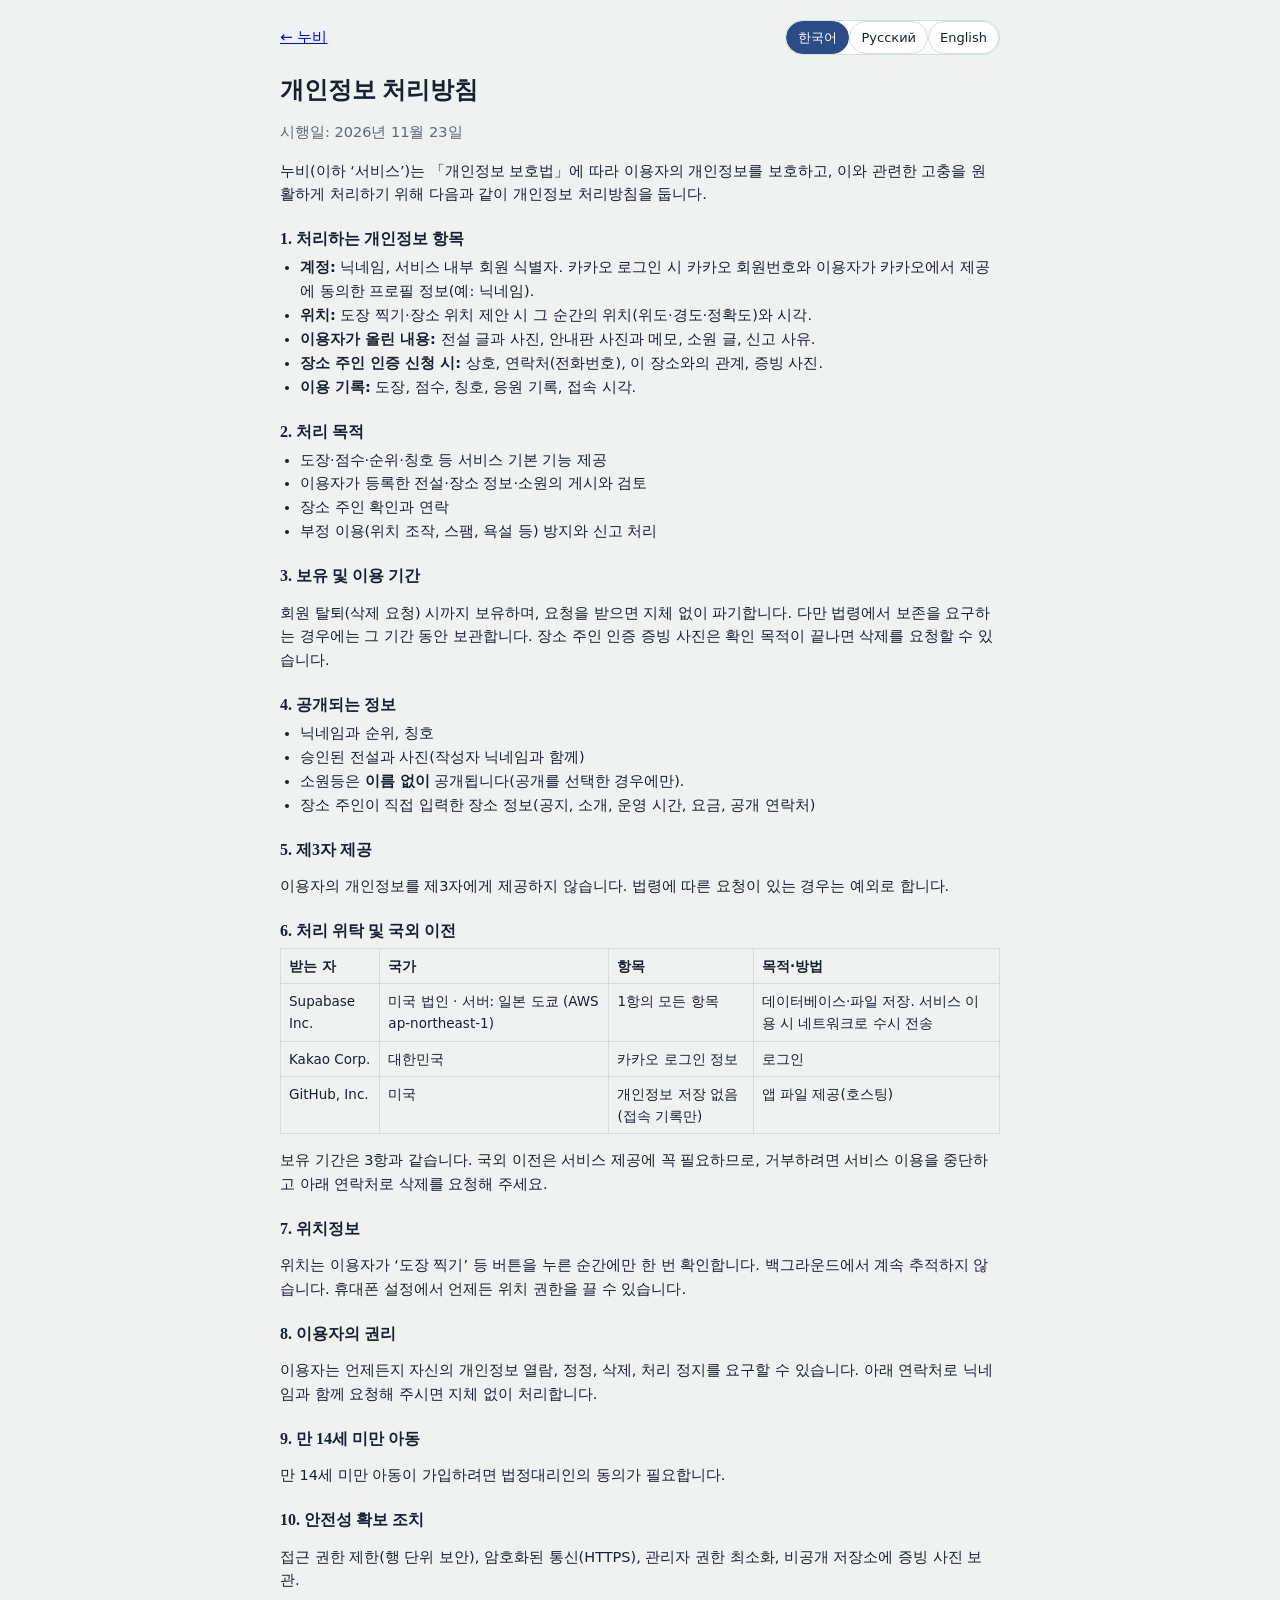
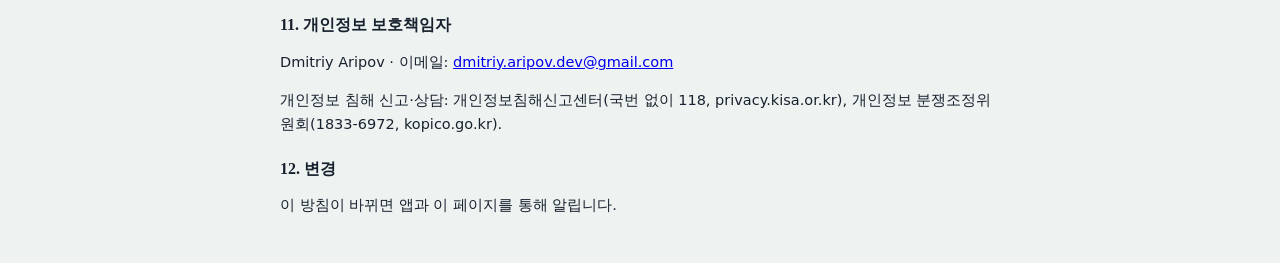
<file: privacy.html>
<!doctype html>
<html lang="ko" translate="no" class="notranslate">
<head>
<meta charset="utf-8">
<!-- Не даём Chrome/Safari автоматически «переводить» приложение: у нас свои языки (한/RU/EN) -->
<meta name="google" content="notranslate">
<meta name="viewport" content="width=device-width,initial-scale=1,viewport-fit=cover">
<title>누비 · 개인정보 처리방침</title>
<link rel="icon" href="icons/icon-32.png">
<link rel="stylesheet" href="css/style.css">
<style>
  /* Страница политики: только текст, переключатель языка сверху */
  body{padding-bottom:40px}
  .pp{max-width:720px;margin:0 auto;padding:14px 0 30px;line-height:1.65}
  .pp h1{font-family:var(--display);font-size:24px;margin:6px 0 4px}
  .pp h2{font-size:16px;margin:22px 0 6px}
  .pp p,.pp li{font-size:14.5px}
  .pp ul{padding-left:20px;margin:6px 0}
  .pp table{width:100%;border-collapse:collapse;font-size:13.5px;margin:6px 0}
  .pp td,.pp th{border:1px solid var(--line);padding:6px 8px;text-align:left;vertical-align:top}
  .pp .top{display:flex;justify-content:space-between;align-items:center;gap:10px}
  .pp .lang button{border:1px solid var(--line);background:var(--surface);color:inherit;border-radius:999px;padding:5px 11px;font:inherit;font-size:13px;cursor:pointer}
  .pp .lang button[aria-pressed="true"]{background:var(--indigo);border-color:var(--indigo);color:#fff}
  [data-l]{display:none}
  [data-l].on{display:block}
</style>
</head>
<body>
<div class="app pp">
  <div class="top"><a href="./">← 누비</a>
    <div class="lang"><button data-set="ko">한국어</button> <button data-set="ru">Русский</button> <button data-set="en">English</button></div></div>

<!-- ======================= 한국어 (기준 문서) ======================= -->
<section data-l="ko">
  <h1>개인정보 처리방침</h1>
  <p class="meta">시행일: 2026년 11월 23일</p>
  <p>누비(이하 ‘서비스’)는 「개인정보 보호법」에 따라 이용자의 개인정보를 보호하고, 이와 관련한 고충을 원활하게 처리하기 위해 다음과 같이 개인정보 처리방침을 둡니다.</p>

  <h2>1. 처리하는 개인정보 항목</h2>
  <ul>
    <li><b>계정:</b> 닉네임, 서비스 내부 회원 식별자. 카카오 로그인 시 카카오 회원번호와 이용자가 카카오에서 제공에 동의한 프로필 정보(예: 닉네임).</li>
    <li><b>위치:</b> 도장 찍기·장소 위치 제안 시 그 순간의 위치(위도·경도·정확도)와 시각.</li>
    <li><b>이용자가 올린 내용:</b> 전설 글과 사진, 안내판 사진과 메모, 소원 글, 신고 사유.</li>
    <li><b>장소 주인 인증 신청 시:</b> 상호, 연락처(전화번호), 이 장소와의 관계, 증빙 사진.</li>
    <li><b>이용 기록:</b> 도장, 점수, 칭호, 응원 기록, 접속 시각.</li>
  </ul>

  <h2>2. 처리 목적</h2>
  <ul>
    <li>도장·점수·순위·칭호 등 서비스 기본 기능 제공</li>
    <li>이용자가 등록한 전설·장소 정보·소원의 게시와 검토</li>
    <li>장소 주인 확인과 연락</li>
    <li>부정 이용(위치 조작, 스팸, 욕설 등) 방지와 신고 처리</li>
  </ul>

  <h2>3. 보유 및 이용 기간</h2>
  <p>회원 탈퇴(삭제 요청) 시까지 보유하며, 요청을 받으면 지체 없이 파기합니다. 다만 법령에서 보존을 요구하는 경우에는 그 기간 동안 보관합니다. 장소 주인 인증 증빙 사진은 확인 목적이 끝나면 삭제를 요청할 수 있습니다.</p>

  <h2>4. 공개되는 정보</h2>
  <ul>
    <li>닉네임과 순위, 칭호</li>
    <li>승인된 전설과 사진(작성자 닉네임과 함께)</li>
    <li>소원등은 <b>이름 없이</b> 공개됩니다(공개를 선택한 경우에만).</li>
    <li>장소 주인이 직접 입력한 장소 정보(공지, 소개, 운영 시간, 요금, 공개 연락처)</li>
  </ul>

  <h2>5. 제3자 제공</h2>
  <p>이용자의 개인정보를 제3자에게 제공하지 않습니다. 법령에 따른 요청이 있는 경우는 예외로 합니다.</p>

  <h2>6. 처리 위탁 및 국외 이전</h2>
  <table>
    <tr><th>받는 자</th><th>국가</th><th>항목</th><th>목적·방법</th></tr>
    <tr><td>Supabase Inc.</td><td>미국 법인 · 서버: 일본 도쿄 (AWS ap-northeast-1)</td><td>1항의 모든 항목</td><td>데이터베이스·파일 저장. 서비스 이용 시 네트워크로 수시 전송</td></tr>
    <tr><td>Kakao Corp.</td><td>대한민국</td><td>카카오 로그인 정보</td><td>로그인</td></tr>
    <tr><td>GitHub, Inc.</td><td>미국</td><td>개인정보 저장 없음 (접속 기록만)</td><td>앱 파일 제공(호스팅)</td></tr>
  </table>
  <p>보유 기간은 3항과 같습니다. 국외 이전은 서비스 제공에 꼭 필요하므로, 거부하려면 서비스 이용을 중단하고 아래 연락처로 삭제를 요청해 주세요.</p>

  <h2>7. 위치정보</h2>
  <p>위치는 이용자가 ‘도장 찍기’ 등 버튼을 누른 순간에만 한 번 확인합니다. 백그라운드에서 계속 추적하지 않습니다. 휴대폰 설정에서 언제든 위치 권한을 끌 수 있습니다.</p>

  <h2>8. 이용자의 권리</h2>
  <p>이용자는 언제든지 자신의 개인정보 열람, 정정, 삭제, 처리 정지를 요구할 수 있습니다. 아래 연락처로 닉네임과 함께 요청해 주시면 지체 없이 처리합니다.</p>

  <h2>9. 만 14세 미만 아동</h2>
  <p>만 14세 미만 아동이 가입하려면 법정대리인의 동의가 필요합니다.</p>

  <h2>10. 안전성 확보 조치</h2>
  <p>접근 권한 제한(행 단위 보안), 암호화된 통신(HTTPS), 관리자 권한 최소화, 비공개 저장소에 증빙 사진 보관.</p>

  <h2>11. 개인정보 보호책임자</h2>
  <p>Dmitriy Aripov · 이메일: <a href="mailto:dmitriy.aripov.dev@gmail.com">dmitriy.aripov.dev@gmail.com</a></p>
  <p>개인정보 침해 신고·상담: 개인정보침해신고센터(국번 없이 118, privacy.kisa.or.kr), 개인정보 분쟁조정위원회(1833-6972, kopico.go.kr).</p>

  <h2>12. 변경</h2>
  <p>이 방침이 바뀌면 앱과 이 페이지를 통해 알립니다.</p>
</section>

<!-- ======================= Русский (перевод) ======================= -->
<section data-l="ru">
  <h1>Политика конфиденциальности</h1>
  <p class="meta">Действует с 23 ноября 2026 г. Основной текст — корейский, это перевод.</p>
  <h2>1. Какие данные мы обрабатываем</h2>
  <ul>
    <li><b>Аккаунт:</b> ник, внутренний номер пользователя. При входе через Kakao — номер аккаунта Kakao и сведения профиля, которые вы разрешили передать (например, имя).</li>
    <li><b>Местоположение:</b> координаты, точность и время в момент, когда вы ставите печать или предлагаете точку места.</li>
    <li><b>Ваши материалы:</b> легенды и фото, фото табличек и заметки, желания, причины жалоб.</li>
    <li><b>Заявка владельца места:</b> название заведения, телефон, кто вы этому месту, фото-доказательство.</li>
    <li><b>История:</b> печати, очки, звания, поддержки, время входа.</li>
  </ul>
  <h2>2. Зачем</h2>
  <ul><li>Работа приложения: печати, очки, рейтинг, звания.</li><li>Публикация и проверка легенд, сведений о местах, желаний.</li><li>Проверка владельцев мест и связь с ними.</li><li>Защита от обмана (подмена GPS, спам, мат) и разбор жалоб.</li></ul>
  <h2>3. Сколько храним</h2>
  <p>Пока вы не попросите удалить аккаунт. После запроса удаляем без задержки, кроме случаев, когда закон требует хранить.</p>
  <h2>4. Что видят другие</h2>
  <ul><li>Ник, место в рейтинге, звания.</li><li>Одобренные легенды и фото (с ником автора).</li><li>Фонарики желаний — <b>без имени</b> и только если вы выбрали «повесить на небо».</li><li>Сведения о месте, которые ввёл его владелец.</li></ul>
  <h2>5. Передача третьим лицам</h2>
  <p>Не передаём, кроме требований закона.</p>
  <h2>6. Подрядчики и передача за рубеж</h2>
  <p>Supabase Inc. (компания США, сервер в Токио, Япония — AWS ap-northeast-1) — база данных и файлы; Kakao Corp. (Корея) — вход; GitHub, Inc. (США) — размещение файлов приложения, персональные данные там не хранятся. Передача за рубеж нужна для работы сервиса; если вы не согласны — прекратите пользоваться и попросите удалить данные.</p>
  <h2>7. Местоположение</h2>
  <p>Определяется только в момент нажатия кнопки (например, «Поставить печать»). Фоновой слежки нет.</p>
  <h2>8. Ваши права</h2>
  <p>Можно запросить просмотр, исправление, удаление данных или остановку обработки — напишите на почту ниже и укажите ник.</p>
  <h2>9. Дети до 14 лет</h2>
  <p>Нужно согласие родителя или законного представителя.</p>
  <h2>10. Ответственный</h2>
  <p>Dmitriy Aripov · <a href="mailto:dmitriy.aripov.dev@gmail.com">dmitriy.aripov.dev@gmail.com</a></p>
</section>

<!-- ======================= English (translation) ======================= -->
<section data-l="en">
  <h1>Privacy policy</h1>
  <p class="meta">Effective November 23, 2026. The Korean text is the official version; this is a translation.</p>
  <h2>1. Data we process</h2>
  <ul>
    <li><b>Account:</b> nickname, internal user ID. With Kakao login — your Kakao account ID and the profile data you agreed to share (e.g. nickname).</li>
    <li><b>Location:</b> coordinates, accuracy and time at the moment you get a stamp or suggest a place pin.</li>
    <li><b>Your content:</b> legends and photos, signboard photos and notes, wishes, report reasons.</li>
    <li><b>Place owner request:</b> business name, phone, your role, proof photo.</li>
    <li><b>Usage:</b> stamps, points, titles, cheers, sign-in time.</li>
  </ul>
  <h2>2. Purposes</h2>
  <ul><li>Core features: stamps, points, ranking, titles.</li><li>Publishing and reviewing legends, place details and wishes.</li><li>Verifying and contacting place owners.</li><li>Preventing abuse (GPS spoofing, spam, insults) and handling reports.</li></ul>
  <h2>3. Retention</h2>
  <p>Until you ask us to delete your account; then deleted without delay, unless the law requires keeping it.</p>
  <h2>4. What others see</h2>
  <ul><li>Nickname, ranking, titles.</li><li>Approved legends and photos (with author's nickname).</li><li>Wish lanterns — <b>without your name</b>, only if you chose to hang them in the sky.</li><li>Place details entered by the place owner.</li></ul>
  <h2>5. Third parties</h2>
  <p>We don't share your data, except where required by law.</p>
  <h2>6. Processors and transfer abroad</h2>
  <p>Supabase Inc. (US company, server in Tokyo, Japan — AWS ap-northeast-1) — database and files; Kakao Corp. (Korea) — login; GitHub, Inc. (US) — hosting app files, no personal data stored. The transfer is necessary to run the service; if you disagree, stop using it and ask us to delete your data.</p>
  <h2>7. Location</h2>
  <p>Checked only when you press a button such as “Get stamp”. No background tracking.</p>
  <h2>8. Your rights</h2>
  <p>You may request access, correction, deletion or suspension of processing — email us with your nickname.</p>
  <h2>9. Children under 14</h2>
  <p>Consent of a parent or legal guardian is required.</p>
  <h2>10. Contact</h2>
  <p>Dmitriy Aripov · <a href="mailto:dmitriy.aripov.dev@gmail.com">dmitriy.aripov.dev@gmail.com</a></p>
</section>
</div>
<script>
  // Язык: из адреса (?lang=ru), иначе из приложения, иначе корейский
  (function () {
    let l = new URLSearchParams(location.search).get("lang");
    if (!l) { try { l = JSON.parse(localStorage.getItem("nubi_lang")); } catch (e) {} }
    const set = x => {
      if (!["ko", "ru", "en"].includes(x)) x = "ko";
      document.documentElement.lang = x;
      document.querySelectorAll("[data-l]").forEach(s => s.classList.toggle("on", s.dataset.l === x));
      document.querySelectorAll("[data-set]").forEach(b => b.setAttribute("aria-pressed", b.dataset.set === x));
    };
    document.addEventListener("click", e => { const b = e.target.closest("[data-set]"); if (b) set(b.dataset.set); });
    set(l);
  })();
</script>
</body>
</html>
</file>
<file: css/style.css>
/* Стили приложения 누비 */
/* Макет: мобильное приложение, одна колонка, нижняя панель из 5 вкладок */
:root{
  --bg:#EEF2F1;        /* фон — светлый, как ханджи с холодным оттенком */
  --surface:#FFFFFF;
  --ink:#18222E;       /* основной текст — тушь */
  --muted:#5D6A72;
  --line:#D5DDDB;
  --indigo:#2B4C86;    /* 쪽빛 — главный акцент */
  --pine:#2D7A66;      /* сосновый зелёный — прогресс, челленджи */
  --seal:#B8352B;      /* красная печать — собранные легенды */
  --gold:#9A6B12;      /* звание на профиле */
  --soft:#E1E8F3;
  --display:"Gowun Batang", "Nanum Myeongjo", Georgia, serif;
  --body:"IBM Plex Sans KR", "Noto Sans KR", system-ui, sans-serif;
}
@media (prefers-color-scheme: dark){:root:not([data-theme="light"]){
  --bg:#10161D;--surface:#18212B;--ink:#E7ECEF;--muted:#9AA7B0;--line:#2A3642;
  --indigo:#8EAEE6;--pine:#6CC2A8;--seal:#E8746A;--gold:#E2B85C;--soft:#1F2C3D;color-scheme:dark}}
:root[data-theme="dark"]{
  --bg:#10161D;--surface:#18212B;--ink:#E7ECEF;--muted:#9AA7B0;--line:#2A3642;
  --indigo:#8EAEE6;--pine:#6CC2A8;--seal:#E8746A;--gold:#E2B85C;--soft:#1F2C3D;color-scheme:dark}

html,body{height:100%}
body{background:var(--bg);color:var(--ink);font-family:var(--body);font-size:15px;line-height:1.6}
.app{max-width:520px;margin:0 auto;min-height:100%;display:flex;flex-direction:column;
  padding-left:max(16px,env(safe-area-inset-left,0px));padding-right:max(16px,env(safe-area-inset-right,0px));
  padding-block:12px 100px}
h1,h2,h3{font-family:var(--display);text-wrap:balance;margin:0;line-height:1.3}

/* Верхняя строка: игрок + переключатель языка */
.bar{display:flex;align-items:center;justify-content:space-between;gap:10px;padding-block:4px 6px}
.who{display:flex;align-items:center;gap:8px;min-width:0;background:none;border:0;padding:0;font:inherit;color:inherit;cursor:pointer;text-align:left}
.ava{width:32px;height:32px;border-radius:50%;background:var(--indigo);color:var(--bg);display:grid;place-items:center;font-weight:700;font-size:14px;flex:none}
.who-txt{min-width:0;line-height:1.25}
.who-txt b{display:block;font-size:14px;white-space:nowrap;overflow:hidden;text-overflow:ellipsis}
.ttl{font-size:11.5px;color:var(--gold);font-weight:500}
.lang{display:flex;border:1px solid var(--line);border-radius:999px;overflow:hidden;background:var(--surface);flex:none}
.lang button{border:0;background:none;color:var(--muted);font:inherit;font-size:12.5px;font-weight:500;padding:5px 11px;cursor:pointer}
.lang button[aria-pressed="true"]{background:var(--indigo);color:var(--bg)}
.top{display:flex;align-items:baseline;justify-content:space-between;gap:12px;padding-block:6px 14px;flex-wrap:wrap}
.brand{font-family:var(--display);font-size:30px;font-weight:700;letter-spacing:-.5px}
.brand small{font-family:var(--body);font-size:12px;color:var(--muted);font-weight:500;margin-left:6px;letter-spacing:.04em}
.stampcount{font-size:13px;color:var(--muted);font-variant-numeric:tabular-nums}
.stampcount b{color:var(--seal)}
.sec-h{font-size:22px;margin:10px 0 14px}
.sub-h{font-size:17px;margin:24px 0 10px}

/* Челленджи */
.ch{background:var(--soft);border-radius:14px;padding:16px;display:grid;gap:8px}
.ch + .ch{margin-top:10px}
.ch.done{background:var(--surface);border:1px solid var(--pine)}
.eyebrow{font-size:11px;letter-spacing:.1em;color:var(--pine);font-weight:700;text-transform:uppercase}
.ch h2{font-size:20px}
.steps{display:flex;gap:6px}
.steps span{flex:1;height:6px;border-radius:3px;background:var(--line)}
.steps span.on{background:var(--pine)}
.ch p{margin:0;font-size:13.5px;color:var(--muted)}
.reward{font-size:12.5px;color:var(--gold);font-weight:500}
.mini{margin-bottom:18px}
.link{background:none;border:0;color:var(--indigo);font:inherit;font-size:13.5px;font-weight:500;padding:6px 0;cursor:pointer;text-align:left}

.filters{display:flex;gap:8px;overflow-x:auto;padding-bottom:4px;margin-bottom:12px}
.chip{flex:none;border:1px solid var(--line);background:var(--surface);color:var(--ink);border-radius:999px;padding:6px 14px;font:inherit;font-size:13px;cursor:pointer}
.chip[aria-pressed="true"]{background:var(--ink);color:var(--bg);border-color:var(--ink)}

.list{display:grid;border-top:1px solid var(--line)}
.item{display:grid;grid-template-columns:1fr auto;gap:12px;align-items:center;padding:14px 2px;border:0;border-bottom:1px solid var(--line);cursor:pointer;background:none;text-align:left;color:inherit;font:inherit;width:100%}
.item > div{min-width:0}
.item h3{font-size:18px}
.orig{font-family:var(--body);font-size:12px;color:var(--muted);font-weight:400;margin-left:6px}
.meta{font-size:12.5px;color:var(--muted)}
.seal{width:44px;height:44px;border-radius:8px;border:1.5px dashed var(--line);display:grid;place-items:center;font-family:var(--display);font-size:12px;color:var(--muted);text-align:center;line-height:1.1}
.seal.got{border:2px solid var(--seal);color:var(--seal);transform:rotate(-8deg);font-weight:700}
.user-tag{font-family:var(--body);font-size:10.5px;color:var(--indigo);border:1px solid var(--indigo);border-radius:4px;padding:0 5px;margin-left:6px;vertical-align:2px;font-weight:500}

/* Экран легенды */
.back{background:none;border:0;color:var(--indigo);font:inherit;font-size:14px;padding:4px 0 12px;cursor:pointer;text-align:left}
.detail h2{font-size:28px;margin-bottom:2px}
.detail .ko{font-family:var(--display);font-size:16px;color:var(--muted);margin-bottom:4px}
.story{font-size:15.5px;max-width:65ch;margin:16px 0}
.place{background:var(--surface);border:1px solid var(--line);border-radius:12px;padding:12px 14px;font-size:13.5px;display:grid;gap:2px}
.langnote{font-size:12.5px;color:var(--muted);background:var(--soft);border-radius:10px;padding:8px 12px;margin-top:12px}
.btn{width:100%;border:0;border-radius:12px;padding:15px;font:inherit;font-weight:700;font-size:16px;background:var(--indigo);color:var(--bg);cursor:pointer;margin-top:16px}
.btn.ghost{background:none;border:1px solid var(--line);color:var(--muted);font-weight:500;font-size:14px;padding:12px}
.btn.danger{background:var(--seal)}
.note{font-size:12px;color:var(--muted);margin-top:8px;text-align:center}
.bigseal{margin:24px auto 0;width:120px;height:120px;border:3px solid var(--seal);color:var(--seal);border-radius:14px;display:grid;place-items:center;text-align:center;font-family:var(--display);font-weight:700;font-size:14px;transform:rotate(-10deg);line-height:1.3;padding:6px;box-sizing:border-box}

/* Профиль */
.card{background:var(--surface);border:1px solid var(--line);border-radius:14px;padding:18px;display:grid;gap:14px}
.prof{display:flex;gap:14px;align-items:center}
.prof .ava{width:58px;height:58px;font-size:24px}
.prof h2{font-size:24px}
.prof .ttl{font-size:13.5px}
.stats{display:grid;grid-template-columns:repeat(3,1fr);gap:8px;text-align:center}
.stats div{background:var(--bg);border-radius:10px;padding:10px 4px}
.stats b{display:block;font-size:22px;font-family:var(--display);font-variant-numeric:tabular-nums}
.stats span{font-size:11.5px;color:var(--muted)}
.row{display:flex;gap:8px}
.row .btn{margin-top:0}

.titles{display:grid;gap:8px}
.title{display:grid;grid-template-columns:auto 1fr auto;gap:12px;align-items:center;background:var(--surface);border:1px solid var(--line);border-radius:12px;padding:12px 14px}
.title > div{min-width:0}
.title .rank{width:38px;height:38px;border-radius:50%;display:grid;place-items:center;background:var(--line);color:var(--muted);font-weight:700;font-size:12px;font-variant-numeric:tabular-nums}
.title.on .rank{background:var(--pine);color:var(--bg)}
.title.worn{border-color:var(--gold)}
.title.worn .rank{background:var(--gold)}
.title h3{font-size:16px}
.title p{margin:0;font-size:12.5px;color:var(--muted)}
.wear{border:1px solid var(--indigo);background:none;color:var(--indigo);border-radius:999px;padding:5px 12px;font:inherit;font-size:12.5px;font-weight:500;cursor:pointer;flex:none}
.wear[disabled]{border-color:var(--gold);color:var(--gold);cursor:default}

.book{display:grid;grid-template-columns:repeat(auto-fill,minmax(88px,1fr));gap:10px}
.book button{aspect-ratio:1;max-width:100%;border:2px solid var(--seal);color:var(--seal);border-radius:10px;background:var(--surface);font-family:var(--display);font-weight:700;font-size:12.5px;line-height:1.25;padding:6px;cursor:pointer;display:grid;place-items:center;text-align:center}
.book button:nth-child(odd){transform:rotate(-4deg)}
.book button:nth-child(even){transform:rotate(3deg)}
.book .empty{border:1.5px dashed var(--line);color:var(--muted);cursor:default;font-weight:400}

.rankbox{background:var(--surface);border:1px solid var(--line);border-radius:12px;overflow:hidden}
.rk{display:grid;grid-template-columns:28px 1fr auto;gap:10px;align-items:center;padding:10px 14px;border-bottom:1px solid var(--line);font-size:14px}
.rk:last-child{border-bottom:0}
.rk .n{color:var(--muted);font-variant-numeric:tabular-nums;font-weight:700}
.rk > div{min-width:0}
.rk .ttl{display:block}
.rk.me{background:var(--soft)}
.rk .s{font-variant-numeric:tabular-nums;font-weight:700;color:var(--seal)}
.sample{font-size:11.5px;color:var(--muted);margin-top:6px}

/* Формы */
form{display:grid;gap:12px}
label{font-size:13px;font-weight:500;display:grid;gap:4px}
input,textarea,select{font:inherit;font-size:15px;padding:10px 12px;border-radius:10px;border:1px solid var(--line);background:var(--surface);color:var(--ink);width:100%;box-sizing:border-box}
textarea{min-height:110px;resize:vertical}
.soon{display:grid;gap:10px}
.soon div{background:var(--surface);border:1px solid var(--line);border-radius:12px;padding:14px;display:flex;justify-content:space-between;gap:10px;align-items:center}
.soon em{font-style:normal;font-size:12px;color:var(--muted);border:1px solid var(--line);border-radius:999px;padding:2px 10px;flex:none}

/* Первый запуск */
.welcome{padding-top:32px;display:grid;gap:18px}
.welcome .brand{font-size:52px}
.welcome p{margin:0;color:var(--muted);max-width:40ch}
.langbig{display:grid;grid-template-columns:repeat(3,1fr);gap:8px}
.langbig button{border:1px solid var(--line);background:var(--surface);color:var(--ink);border-radius:12px;padding:12px 4px;font:inherit;font-size:14px;cursor:pointer}
.langbig button[aria-pressed="true"]{border-color:var(--indigo);background:var(--soft);font-weight:700}

/* Нижняя панель вкладок */
nav{position:fixed;left:0;right:0;bottom:0;background:var(--surface);border-top:1px solid var(--line);
  padding:6px max(4px,env(safe-area-inset-right,0px)) calc(6px + env(safe-area-inset-bottom,0px)) max(4px,env(safe-area-inset-left,0px));z-index:5}
nav .in{max-width:520px;margin:0 auto;display:grid;grid-template-columns:repeat(5,1fr)}
nav button{background:none;border:0;font:inherit;font-size:11px;color:var(--muted);padding:6px 0;cursor:pointer;display:grid;gap:2px;justify-items:center;line-height:1.2;text-align:center}
nav button svg{width:22px;height:22px;stroke:currentColor;fill:none;stroke-width:1.7}
nav button[aria-current="true"]{color:var(--indigo);font-weight:700}
button:focus-visible,input:focus-visible,textarea:focus-visible,select:focus-visible{outline:2px solid var(--indigo);outline-offset:2px}
.toast{position:fixed;left:50%;bottom:calc(84px + env(safe-area-inset-bottom,0px));transform:translateX(-50%);background:var(--ink);color:var(--bg);padding:10px 18px;border-radius:999px;font-size:14px;z-index:9;max-width:calc(100% - 32px);text-align:center}
@media (prefers-reduced-motion:no-preference){.bigseal{animation:stamp .35s ease-out}
@keyframes stamp{from{transform:rotate(-10deg) scale(1.6);opacity:.2}to{transform:rotate(-10deg) scale(1);opacity:1}}}

/* ===== Добавлено для настоящего приложения ===== */
html,body{margin:0}
body{-webkit-tap-highlight-color:transparent}
.app{padding-top:max(12px,env(safe-area-inset-top,0px))}
/* Карта */
.mapwrap{position:relative;margin-inline:calc(-1 * max(16px,env(safe-area-inset-left,0px)));height:calc(100vh - 170px);min-height:320px}
#map{position:absolute;inset:0;background:var(--soft)}
.mapbtn{position:absolute;right:12px;bottom:12px;z-index:500;border:0;border-radius:999px;padding:10px 16px;background:var(--indigo);color:var(--bg);font:inherit;font-weight:700;font-size:14px;box-shadow:0 2px 8px rgba(0,0,0,.25);cursor:pointer}
.mapadd{left:12px;right:auto;background:var(--surface);color:var(--indigo)}
.pin{width:30px;height:30px;border-radius:50% 50% 50% 0;transform:rotate(-45deg);background:var(--indigo);border:2px solid #fff;box-shadow:0 1px 4px rgba(0,0,0,.35)}
.pin.got{background:var(--seal)}
.me-dot{width:16px;height:16px;border-radius:50%;background:#2F80ED;border:3px solid #fff;box-shadow:0 0 0 6px rgba(47,128,237,.25)}
.leaflet-popup-content{font-family:var(--body);font-size:14px;margin:12px 14px}
.leaflet-popup-content b{font-family:var(--display);font-size:16px}
.popbtn{margin-top:6px;border:0;background:var(--indigo);color:#fff;border-radius:8px;padding:6px 10px;font:inherit;font-size:13px;cursor:pointer}
/* Расстояние в списке и на экране легенды */
.dist{font-size:12px;color:var(--pine);font-weight:500}
.msg{font-size:13.5px;border-radius:10px;padding:10px 12px;margin-top:12px;background:var(--soft);color:var(--ink)}
.msg.err{background:color-mix(in srgb,var(--seal) 14%,var(--surface));color:var(--ink)}
.links{display:flex;gap:16px;flex-wrap:wrap;margin-top:10px}
.links a,.links button{color:var(--indigo);font-size:13.5px;font-weight:500;background:none;border:0;padding:0;font-family:inherit;cursor:pointer;text-decoration:none}
.btn:disabled{opacity:.6;cursor:default}
.addrow{display:flex;justify-content:flex-end;margin:-4px 0 10px}
/* Переключатель тестового режима */
.switch{display:flex;justify-content:space-between;align-items:center;gap:12px}
.switch input{width:46px;height:26px;appearance:none;-webkit-appearance:none;background:var(--line);border-radius:999px;position:relative;cursor:pointer;flex:none;padding:0;border:0}
.switch input::after{content:"";position:absolute;top:3px;left:3px;width:20px;height:20px;border-radius:50%;background:#fff;transition:left .15s}
.switch input:checked{background:var(--pine)}
.switch input:checked::after{left:23px}
.testtag{font-size:11px;color:var(--seal);border:1px solid var(--seal);border-radius:4px;padding:0 5px;margin-left:6px}
.coordbox{display:grid;gap:6px}
.ghostbtn{border:1px solid var(--indigo);background:none;color:var(--indigo);border-radius:10px;padding:10px;font:inherit;font-size:14px;font-weight:500;cursor:pointer}

/* Части легенды */
.story{margin:18px 0 0;display:grid;gap:18px;font-size:15.5px}
.story p{margin:0 0 10px;max-width:65ch}
.story p:last-child{margin-bottom:0}
.part h3{font-family:var(--body);font-size:12px;letter-spacing:.1em;text-transform:uppercase;color:var(--seal);margin-bottom:6px}
.part.fact{background:var(--surface);border:1px solid var(--line);border-radius:12px;padding:14px}
.part.fact h3{color:var(--indigo)}
.part.find{background:var(--soft);border-radius:12px;padding:14px}
.part.find h3{color:var(--pine)}
.detail .place{margin-top:12px}
.markbox{margin-top:16px;gap:8px}

/* Камера приложения */
.cam{position:fixed;inset:0;z-index:2000;background:#000;display:flex;flex-direction:column}
.cam video{flex:1;width:100%;min-height:0;object-fit:cover}
.cam-bar{display:grid;grid-template-columns:1fr auto 1fr;align-items:center;gap:12px;padding:16px max(16px,env(safe-area-inset-right,0px)) calc(20px + env(safe-area-inset-bottom,0px)) max(16px,env(safe-area-inset-left,0px));background:#000;color:#fff}
.cam-cancel{justify-self:start;background:none;border:0;color:#fff;font:inherit;font-size:15px;cursor:pointer}
.cam-shutter{width:72px;height:72px;border-radius:50%;border:5px solid #fff;background:#fff;box-shadow:inset 0 0 0 3px #000;cursor:pointer}
.cam-status{justify-self:end;font-size:13px}
.lphoto{width:100%;max-width:100%;border-radius:12px;margin-top:12px;display:block}

/* Находки */
.addrow{gap:16px;flex-wrap:wrap}
.tips{margin:14px 0 0;padding-left:20px;color:var(--muted);font-size:13.5px;display:grid;gap:4px}
.finds{display:grid;gap:8px}
.fitem{display:grid;grid-template-columns:64px 1fr auto;gap:12px;align-items:center;background:var(--surface);border:1px solid var(--line);border-radius:12px;padding:10px}
.fitem img{width:64px;height:64px;object-fit:cover;border-radius:8px;background:var(--line)}
.fitem > div{min-width:0;display:grid;gap:1px;font-size:13.5px}
.fitem .meta{overflow-wrap:anywhere}
.factions{display:grid;gap:4px;justify-items:end}

/* Иллюстрации легенд */
.art{display:block;overflow:hidden;background:var(--soft)}
.art svg{display:block;width:100%;height:100%}
.art-none{background:repeating-linear-gradient(45deg,var(--soft) 0 8px,var(--surface) 8px 16px)}
.item{grid-template-columns:56px 1fr auto}
.art.thumb{width:56px;height:56px;border-radius:10px}
.art.hero{width:100%;aspect-ratio:4/3;max-width:100%;border-radius:14px;margin:0 0 14px}
img.art{object-fit:cover}
img.art.hero{aspect-ratio:16/9;height:auto}
.book button{position:relative;overflow:hidden;padding:0;align-content:end}
.book .stamp-art{position:absolute;inset:0;opacity:.35;width:100%;height:100%}
.book button span{position:relative;padding:6px}

/* Пеший подъём */
.card.ascent{margin-top:16px;gap:8px}
.toast{border-radius:16px;line-height:1.45}

/* ===== Разделы: спорт, рыбалка, кемпинг ===== */
:root{--sport:#2D7A66;--fish:#2A6F97;--camp:#8A5A2B}
@media (prefers-color-scheme: dark){:root:not([data-theme="light"]){--sport:#6CC2A8;--fish:#7FB8DA;--camp:#D9A46B}}
:root[data-theme="dark"]{--sport:#6CC2A8;--fish:#7FB8DA;--camp:#D9A46B}
.kthumb{width:56px;height:56px;border-radius:12px;display:grid;place-items:center;font-size:26px;background:color-mix(in srgb,var(--sport) 14%,var(--surface))}
.kthumb.fish{background:color-mix(in srgb,var(--fish) 14%,var(--surface))}
.kthumb.camp{background:color-mix(in srgb,var(--camp) 16%,var(--surface))}
.item h3{overflow-wrap:anywhere}
.item .meta{overflow-wrap:anywhere}
.faint{opacity:.75;font-size:11.5px}
.book-tag{font-family:var(--body);font-size:10.5px;color:var(--gold);border:1px solid var(--gold);border-radius:4px;padding:0 5px;margin-left:6px;vertical-align:2px;font-weight:700;white-space:nowrap}
.book-tag.priv{color:var(--muted,#777);border-color:currentColor;font-weight:600}
.chip.book[aria-pressed="true"]{background:var(--gold);border-color:var(--gold);color:var(--bg)}
.chip:disabled{cursor:default;opacity:.8}
.phero{width:100%;aspect-ratio:16/7;border-radius:14px;display:grid;place-items:center;font-size:64px;margin-bottom:14px;
  background:color-mix(in srgb,var(--sport) 16%,var(--surface))}
.phero.fish{background:color-mix(in srgb,var(--fish) 16%,var(--surface))}
.phero.camp{background:color-mix(in srgb,var(--camp) 18%,var(--surface))}
.facs{display:flex;flex-wrap:wrap;gap:6px;margin:12px 0 0}
.fac{background:var(--surface);border:1px solid var(--line);border-radius:999px;padding:4px 10px;font-size:13px}
.fac b{color:var(--sport)}
.place.info{gap:10px}
.place.info a{color:var(--indigo)}
.card.soft{background:var(--soft);border:0;margin-top:14px;gap:6px;padding:16px}
.card.soft h3{font-size:17px}
.card.soft p{margin:0}
.card.soft .btn{margin-top:8px}
.linkbtn{display:block;text-align:center;text-decoration:none;box-sizing:border-box}
.btn.ghost:disabled{opacity:.55}
/* Метки на карте разделов */
.kpin{width:34px;height:34px;border-radius:50% 50% 50% 0;transform:rotate(-45deg);background:var(--sport);border:2px solid #fff;box-shadow:0 1px 4px rgba(0,0,0,.35);display:grid;place-items:center}
.kpin span{transform:rotate(45deg);font-size:15px;line-height:1}
.kpin.fish{background:var(--fish)}
.kpin.camp{background:var(--camp)}
.kpin.book{border-color:#E9B949}
.mapnote{position:absolute;left:12px;right:12px;top:12px;z-index:500;background:var(--surface);color:var(--muted);font-size:12.5px;border-radius:10px;padding:8px 12px;box-shadow:0 1px 6px rgba(0,0,0,.2)}
/* Экран «Нуби»: выбор раздела */
.secs{display:grid;gap:10px}
.secbtn{display:grid;grid-template-columns:48px 1fr auto;gap:12px;align-items:center;background:var(--surface);border:1px solid var(--line);border-radius:14px;padding:14px;font:inherit;color:inherit;text-align:left;cursor:pointer;width:100%}
.secbtn.on{border-color:var(--indigo);box-shadow:inset 0 0 0 1px var(--indigo)}
.secbtn:disabled{cursor:default;opacity:.6}
.secbtn em{font-style:normal;font-size:12px;color:var(--muted);border:1px solid var(--line);border-radius:999px;padding:2px 10px;white-space:nowrap}
.secbtn.on em{color:var(--indigo);border-color:var(--indigo)}
.sicon{width:48px;height:48px;border-radius:12px;display:grid;place-items:center;font-size:24px;background:var(--soft)}
.sicon.sport{background:color-mix(in srgb,var(--sport) 16%,var(--surface))}
.sicon.fish{background:color-mix(in srgb,var(--fish) 16%,var(--surface))}
.sicon.camp{background:color-mix(in srgb,var(--camp) 18%,var(--surface))}
.stxt{min-width:0;display:grid;gap:1px}
.stxt b{font-family:var(--display);font-size:17px}
.empty-feed{display:grid;justify-items:center;gap:4px;padding:28px 0;text-align:center}
.empty-feed span{font-size:34px;opacity:.6}

/* ===== Кнопка «Войти через Kakao» (цвета по правилам Kakao) ===== */
.kakao-btn{display:flex;align-items:center;justify-content:center;gap:8px;width:100%;min-height:48px;border:0;border-radius:12px;
  background:#FEE500;color:rgba(0,0,0,.85);font:inherit;font-weight:700;font-size:15.5px;cursor:pointer;margin-top:10px}
.kakao-btn svg{width:20px;height:20px}
.kakao-btn:disabled{opacity:.6;cursor:default}
.or{display:flex;align-items:center;gap:10px;color:var(--muted);font-size:12.5px;margin:4px 0}
.or::before,.or::after{content:"";flex:1;height:1px;background:var(--line)}

/* ===== Желания: стена фонариков (소원의 벽) ===== */
:root{--lantern:#E4572E;--lantern2:#F3A33B;--night:#121a33;--night2:#25305a}
.lantern-tag{margin-left:6px;font-size:13px;vertical-align:1px}
.chip.lantern-chip[aria-pressed="true"]{background:var(--lantern);border-color:var(--lantern);color:#fff}
.wishtag{display:inline-block;margin:6px 0 2px;padding:3px 10px;border-radius:999px;font-size:12.5px;font-weight:700;
  color:#fff;background:linear-gradient(90deg,var(--lantern),var(--lantern2))}
.pin.wish{position:relative}
.pin.wish::after{content:"🏮";position:absolute;top:-14px;left:16px;font-size:15px;transform:rotate(45deg)}
.wishbox{position:relative;margin-top:18px;padding:18px 16px;border-radius:16px;overflow:hidden;color:#f4ecdf;
  background:radial-gradient(120% 80% at 50% 0%,var(--night2),var(--night))}
.wishbox h3{margin:0 0 6px;color:#ffe6b8;font-size:18px}
.wishbox .meta,.wishbox .note{color:rgba(244,236,223,.72)}
.wishbox textarea{width:100%;box-sizing:border-box;border-radius:12px;border:1px solid rgba(255,230,184,.35);background:rgba(255,255,255,.08);
  color:#fff;padding:10px 12px;font:inherit;resize:vertical}
.wishbox textarea::placeholder{color:rgba(255,255,255,.5)}
.wcheck{display:flex;gap:8px;align-items:flex-start;margin:10px 0;font-size:14px;line-height:1.35}
.wishbox .wcheck input{width:18px;height:18px;flex:none;margin:1px 0 0;accent-color:var(--lantern2)}
.wcheck span{flex:1;text-align:left}
/* Небо фонариков */
.sky-stats{margin:-2px 0 10px}
.sky{position:relative;height:230px;border-radius:14px;overflow:hidden;margin-bottom:10px;
  background:radial-gradient(120% 90% at 50% 100%,#2b3a6e 0%,#141c3a 55%,#0b1026 100%)}
.sky::after{content:"";position:absolute;left:0;right:0;bottom:0;height:34px;background:linear-gradient(transparent,rgba(11,16,38,.9));pointer-events:none}
.star{position:absolute;transform:translate(-50%,-50%);border:0;padding:0;border-radius:50%;cursor:pointer;
  background:radial-gradient(circle at 50% 40%,#fff3c9,var(--lantern2) 55%,var(--lantern));
  box-shadow:0 0 10px 2px rgba(243,163,59,.6);animation:twinkle 3.2s ease-in-out infinite}
.star::before{content:"";position:absolute;inset:-10px}
.star.done{background:radial-gradient(circle at 50% 40%,#fffbe8,#ffd86b 60%,#e9a92c);box-shadow:0 0 14px 4px rgba(255,216,107,.75)}
.star.mine{outline:2px solid #fff3d6;outline-offset:2px}
.star.on{box-shadow:0 0 10px 2px rgba(243,163,59,.6),0 0 0 3px rgba(255,255,255,.35)}
.star.sel{transform:translate(-50%,-50%) scale(1.8);z-index:2}
@keyframes twinkle{0%,100%{opacity:.75}50%{opacity:1}}
@media (prefers-reduced-motion: reduce){.star{animation:none}}
.opened,.browse{display:grid;gap:10px;justify-items:center;margin:4px 0 12px;text-align:center}
.lantern.big{width:min(100%,300px);box-sizing:border-box;padding:24px 18px 14px;text-align:left}
.lantern.big p{font-size:16px}
.sky-btns{gap:8px;margin-bottom:14px}
.sky-btns .btn,.brow .btn{margin:0;flex:1;padding:12px 10px;font-size:14.5px}
.brow{width:100%;gap:8px}
.wishbox .btn.ghost{background:rgba(255,255,255,.1);color:#ffe6b8;border:1px solid rgba(255,230,184,.35)}
.wishbox .link{color:#ffe6b8;text-align:center}
.bcount{font-size:12.5px}
/* Народная легенда без рисунка — заглушка в общем стиле */
.art-user{display:grid;place-items:center;background:radial-gradient(circle at 30% 25%,#fbf3e2,#efe2c4 70%,#e4d2aa)}
.art-user span{font-size:26px;filter:sepia(.4)}
.art.hero.art-user span{font-size:64px}
.wsteps{margin:4px 0 12px;padding-left:22px;display:grid;gap:6px;font-size:14px;line-height:1.4}
.wsteps li::marker{color:#ffe6b8;font-weight:700}
.btn.pulse{animation:pulse .6s ease-in-out 3}
@keyframes pulse{50%{transform:scale(1.04);box-shadow:0 0 0 6px rgba(243,163,59,.45)}}
.btn.lantern-btn{background:linear-gradient(90deg,var(--lantern),var(--lantern2));border:0;color:#fff}
.wall-h{margin-top:18px!important;font-size:15.5px!important}
.wall{display:grid;grid-template-columns:repeat(2,minmax(0,1fr));gap:14px 12px;margin-top:6px}
.lantern{position:relative;padding:16px 12px 10px;border-radius:22px 22px 26px 26px;color:#3a1b06;
  background:radial-gradient(90% 70% at 50% 35%,#ffe9b3,var(--lantern2) 60%,var(--lantern));
  box-shadow:0 0 18px rgba(243,163,59,.55),0 0 42px rgba(228,87,46,.25);animation:flicker 4s ease-in-out infinite}
.lantern:nth-child(2n){animation-delay:-1.3s}.lantern:nth-child(3n){animation-delay:-2.6s}
.lantern::before{content:"";position:absolute;left:50%;top:-6px;width:38%;height:7px;transform:translateX(-50%);border-radius:4px;background:#6b2a12}
.lantern::after{content:"";position:absolute;left:50%;bottom:-12px;width:2px;height:12px;transform:translateX(-50%);background:#6b2a12}
.lantern p{margin:0;font-size:13.5px;line-height:1.4;font-weight:600;overflow-wrap:anywhere}
.lantern.mine{outline:2px solid #fff3d6;outline-offset:2px}
.lantern.done{background:radial-gradient(90% 70% at 50% 35%,#fffbe8,#ffd86b 60%,#e9a92c)}
.lfoot{display:flex;justify-content:space-between;align-items:center;gap:6px;margin-top:8px;font-size:12px}
.lfoot .meta{color:#6b2a12!important}
.ldone{font-weight:800;color:#7a3d00;font-size:12px}
.cheer{border:0;border-radius:999px;padding:3px 9px;font:inherit;font-size:12px;font-weight:700;cursor:pointer;background:rgba(255,255,255,.55);color:#5a2208}
.cheer.on{background:#6b2a12;color:#ffe6b8;cursor:default}
@keyframes flicker{0%,100%{box-shadow:0 0 18px rgba(243,163,59,.55),0 0 42px rgba(228,87,46,.25)}50%{box-shadow:0 0 24px rgba(243,163,59,.75),0 0 56px rgba(228,87,46,.35)}}
/* Фонарик улетает вверх после желания */
.fly{position:absolute;left:50%;bottom:20px;font-size:44px;transform:translateX(-50%);animation:fly 2.6s ease-out forwards;pointer-events:none;
  filter:drop-shadow(0 0 12px rgba(243,163,59,.9))}
@keyframes fly{0%{opacity:0;transform:translate(-50%,0) scale(.8)}15%{opacity:1}100%{opacity:0;transform:translate(-30%,-360px) scale(1.15)}}
@media (prefers-reduced-motion: reduce){.lantern{animation:none}.fly{display:none}}
/* Мои желания в профиле */
.mywishes{display:grid;gap:10px}
.mywish{display:grid;grid-template-columns:1fr auto;gap:10px;align-items:center;padding:12px 14px;border-radius:14px;background:var(--surface);border:1px solid var(--line)}
.mywish b{display:block;overflow-wrap:anywhere}
.mywish .meta,.mywish .dist{display:block}
.mywish.done{border-color:#e9a92c;background:color-mix(in srgb,#ffd86b 14%,var(--surface))}

/* ===== Владельцы мест ===== */
.notice{background:color-mix(in srgb,var(--gold) 18%,var(--surface));border:1px solid var(--gold);border-radius:12px;padding:10px 12px;margin:10px 0;font-weight:500}
.verified{color:var(--pine);font-weight:700;font-size:14px;margin:8px 0}
.verified-tag{display:inline-grid;place-items:center;width:17px;height:17px;border-radius:50%;background:var(--pine);color:#fff;font-size:11px;margin-left:6px;vertical-align:2px}
.acc-tag{font-family:var(--body);font-size:10.5px;border:1px solid currentColor;border-radius:4px;padding:0 5px;margin-left:6px;vertical-align:2px;font-weight:700;white-space:nowrap}
.acc-tag.free,.acc.free b{color:var(--pine)}
.acc-tag.booking,.acc.booking b{color:var(--gold)}
.acc-tag.residents,.acc.residents b{color:var(--muted)}
.acc{margin:8px 0;font-size:14px}
.acc .meta{display:inline}
table.prices{width:100%;border-collapse:collapse;margin-top:4px}
table.prices td{padding:4px 0;border-bottom:1px solid var(--line)}
table.prices td:last-child{text-align:right;font-weight:700;white-space:nowrap;padding-left:10px}
.oform{display:grid;gap:10px}
.oform input,.oform textarea,.oform select{width:100%;box-sizing:border-box;border:1px solid var(--line);border-radius:10px;padding:9px 11px;font:inherit;background:var(--bg);color:inherit}
/* ===== Поделиться ===== */
.share-btn{margin-top:14px}
/* ===== Созвездие сбывшихся и жалобы ===== */
.stars-btn{margin-top:10px;width:100%}
.sky.stars-sky{background:radial-gradient(ellipse at 50% 20%,#2a2450 0%,#0d1026 70%)}
.sky.stars-sky .star{background:radial-gradient(circle,#fff8d6 0%,#f5d77a 45%,rgba(245,215,122,0) 72%)}
.link.report{font-size:12.5px;color:var(--muted);margin-top:6px}

/* ===== Районы и кружки на карте ===== */
/* Выбор другого района: выглядит как кнопка-фильтр, внутри — список */
.chip.area-pick{position:relative;display:inline-flex;align-items:center;gap:4px;border-style:dashed}
.chip.area-pick select{position:absolute;inset:0;opacity:0;width:100%;cursor:pointer;font-size:16px}
/* Кружок с числом мест рядом (вместо десятков точек) */
.cluster{width:40px;height:40px;border-radius:50%;background:var(--indigo);border:3px solid rgba(255,255,255,.9);
  box-shadow:0 1px 6px rgba(0,0,0,.35);display:grid;place-items:center;color:#fff;font-weight:700;font-size:14px}
.leaflet-cluster-anim .leaflet-marker-icon{transition:transform .3s ease-out,opacity .3s ease-in}
a.btn{display:block;text-align:center;text-decoration:none;box-sizing:border-box}
/* ===== Места желаний: фонарик · ленточка · замочек · монетка ===== */
.wkinds{display:grid;grid-template-columns:repeat(4,minmax(0,1fr));gap:6px;margin:4px 0 12px}
.wkind{display:grid;justify-items:center;gap:2px;padding:9px 4px 8px;border-radius:12px;border:1px solid rgba(255,230,184,.28);
  background:rgba(255,255,255,.06);color:#f4ecdf;font:inherit;font-size:12px;font-weight:600;cursor:pointer;line-height:1.2}
.wkind span{font-size:20px}
.wkind[aria-pressed="true"]{background:rgba(255,230,184,.18);border-color:#ffe6b8;color:#fff;box-shadow:0 0 0 1px #ffe6b8 inset}
.lockrow{display:grid;grid-template-columns:1fr auto 1fr;gap:8px;align-items:center;margin-bottom:8px}
.lockrow span{color:#ff8f7a;font-size:18px}
.wishbox input:not([type]),.wishbox .lockrow input{width:100%;box-sizing:border-box;border-radius:12px;border:1px solid rgba(255,230,184,.35);
  background:rgba(255,255,255,.08);color:#fff;padding:10px 12px;font:inherit;min-width:0}
.wishbox .lockrow input::placeholder{color:rgba(255,255,255,.5)}
.btn.lantern-btn.k-ribbon{background:linear-gradient(90deg,#C8402F,#D9962B)}
.btn.lantern-btn.k-lock{background:linear-gradient(90deg,#9c7a2c,#C9A24A);color:#231a06}
.btn.lantern-btn.k-coin{background:linear-gradient(90deg,#2B4C86,#3f6fb8)}
/* Верёвка с ленточками: каждый ряд — своя верёвка */
.rope{display:flex;flex-wrap:wrap;gap:0 9px;padding:2px 6px 8px;border-radius:14px;margin-bottom:10px;
  background:repeating-linear-gradient(to bottom,#a5835a 0 2px,transparent 2px 66px),rgba(255,255,255,.04)}
.ribbon{position:relative;width:12px;height:66px;border:0;padding:0;background:none;cursor:pointer}
.ribbon::before{content:"";position:absolute;left:50%;top:0;width:12px;height:var(--rl);transform:translateX(-50%) rotate(var(--rt));transform-origin:top center;
  background:var(--rc);clip-path:polygon(0 0,100% 0,100% 100%,50% 82%,0 100%);animation:sway 3.6s ease-in-out infinite;animation-delay:inherit}
.ribbon::after{content:"";position:absolute;left:50%;top:-2px;width:7px;height:6px;border-radius:3px;transform:translateX(-50%);background:var(--rc);filter:brightness(.8)}
.ribbon.mine::before{outline:2px solid #fff3d6;outline-offset:1px}
.ribbon.sel::before{filter:brightness(1.25);width:16px}
@keyframes sway{0%,100%{transform:translateX(-50%) rotate(var(--rt))}50%{transform:translateX(-50%) rotate(calc(var(--rt) * -1 + 2deg))}}
/* Решётка с замочками */
.fence{display:flex;flex-wrap:wrap;gap:6px 8px;padding:16px 10px 10px;border-radius:14px;margin-bottom:10px;
  background:repeating-linear-gradient(45deg,rgba(200,210,220,.28) 0 2px,transparent 2px 22px),repeating-linear-gradient(-45deg,rgba(200,210,220,.28) 0 2px,transparent 2px 22px),rgba(255,255,255,.03)}
.lockpin{position:relative;width:24px;height:20px;margin-top:10px;border:0;padding:0;border-radius:5px;cursor:pointer;transform:rotate(var(--lt));
  background:linear-gradient(160deg,color-mix(in srgb,var(--lc) 70%,#fff),var(--lc) 55%,color-mix(in srgb,var(--lc) 70%,#000))}
.lockpin::before{content:"";position:absolute;left:50%;top:-10px;width:12px;height:12px;transform:translateX(-50%);box-sizing:border-box;
  border:3px solid color-mix(in srgb,var(--lc) 80%,#555);border-bottom:0;border-radius:8px 8px 0 0}
.lockpin::after{content:"♥";position:absolute;inset:0;display:grid;place-items:center;font-size:10px;color:rgba(255,255,255,.85)}
.lockpin.mine{outline:2px solid #fff3d6;outline-offset:2px}
.lockpin.sel{transform:rotate(0) scale(1.35);z-index:2}
/* Колодец монеток */
.well{display:grid;justify-items:center;gap:6px;margin:4px 0 10px}
.well .water{position:relative;width:150px;height:56px;border-radius:50%;overflow:hidden;
  background:radial-gradient(60% 60% at 50% 45%,#3f6fb8,#1d3768 70%,#0f1f3d);box-shadow:0 0 0 6px #6b5a45,0 0 0 9px #4a3d2e,inset 0 6px 14px rgba(0,0,0,.45)}
.well .water::after{content:"";position:absolute;inset:0;background:radial-gradient(30% 20% at 35% 30%,rgba(255,255,255,.25),transparent)}
.coin-drop{position:absolute;left:50%;top:-30px;font-size:22px;transform:translateX(-50%);animation:drop .9s ease-in forwards}
.well .water i{position:absolute;left:50%;top:50%;width:10px;height:5px;border-radius:50%;border:2px solid rgba(255,255,255,.7);transform:translate(-50%,-50%);opacity:0;animation:ripple 1.6s ease-out .8s forwards}
.well .water i+i{animation-delay:1.1s}
@keyframes drop{0%{top:-30px;opacity:1}80%{top:18px;opacity:1}100%{top:24px;opacity:0}}
@keyframes ripple{0%{opacity:.9;width:10px;height:5px}100%{opacity:0;width:130px;height:46px}}
/* Улетающие ленточка и замочек */
.fly-ribbon{animation:flyribbon 2.4s ease-out forwards}
.fly-lock{animation:flylock 1.8s ease-out forwards}
@keyframes flyribbon{0%{opacity:0;transform:translate(-50%,0) rotate(-10deg)}20%{opacity:1}100%{opacity:0;transform:translate(-50%,-220px) rotate(14deg)}}
@keyframes flylock{0%{opacity:0;transform:translate(-50%,-40px) scale(1.6)}30%{opacity:1;transform:translate(-50%,-160px) scale(1)}100%{opacity:0;transform:translate(-50%,-170px) scale(1)}}
/* Карточка открытой ленточки и замочка */
.lantern.k-ribbon{border-radius:6px 6px 14px 14px;background:linear-gradient(90deg,#C8402F 0 8px,#fbf3e2 8px);color:#3a1b06;box-shadow:0 2px 12px rgba(0,0,0,.25);animation:none}
.lantern.k-lock{border-radius:12px;background:linear-gradient(160deg,#f1dc9b,#C9A24A 60%,#9c7a2c);color:#2b1f06;box-shadow:0 2px 14px rgba(201,162,74,.45);animation:none}
.lantern.k-ribbon::before,.lantern.k-ribbon::after,.lantern.k-lock::after{display:none}
.lkind{font-size:14px}
@media (prefers-reduced-motion: reduce){.ribbon::before,.coin-drop,.well .water i{animation:none}}
/* ===== Выбор города: кнопка и панель снизу ===== */
.chip.city-btn{font-weight:600}
.chip.city-btn.on{background:var(--indigo);border-color:var(--indigo);color:var(--bg)}
.sheet-bg{position:fixed;inset:0;z-index:900;border:0;padding:0;background:rgba(10,14,20,.45);cursor:pointer}
.sheet{position:fixed;left:0;right:0;bottom:0;z-index:901;max-height:78vh;overflow:auto;box-sizing:border-box;
  max-width:560px;margin:0 auto;padding:14px 16px calc(18px + env(safe-area-inset-bottom));
  background:var(--bg);border-radius:18px 18px 0 0;box-shadow:0 -8px 30px rgba(0,0,0,.25);animation:sheetUp .22s ease-out}
@keyframes sheetUp{from{transform:translateY(40px);opacity:0}to{transform:none;opacity:1}}
.sheet-h{display:flex;justify-content:space-between;align-items:center;margin-bottom:10px}
.sheet-h b{font-family:var(--display);font-size:18px}
.sheet input[type=search]{width:100%;box-sizing:border-box;border:1px solid var(--line);border-radius:12px;padding:11px 12px;font:inherit;background:var(--surface);color:var(--ink);margin-bottom:8px}
.sheet h4{margin:14px 2px 4px;font-size:11.5px;letter-spacing:.08em;text-transform:uppercase;color:var(--muted)}
.city-item{display:flex;justify-content:space-between;align-items:center;gap:10px;width:100%;padding:12px 6px;border:0;border-bottom:1px solid var(--line);
  background:none;color:var(--ink);font:inherit;font-size:15px;text-align:left;cursor:pointer}
.city-item small{color:var(--muted);font-size:12px;margin-left:4px}
.city-item em{font-style:normal;font-size:12.5px;color:var(--muted);font-variant-numeric:tabular-nums}
.city-item[aria-pressed="true"]{color:var(--indigo);font-weight:700}
.city-item[aria-pressed="true"]::after{content:"✓";margin-left:6px}
.city-item.near{font-weight:600}
@media (prefers-reduced-motion: reduce){.sheet{animation:none}}
/* Поделиться: кнопки */
.sharerow{display:flex;gap:8px;flex-wrap:wrap;margin-top:14px}
.sharerow .share-btn{margin-top:0;flex:1 1 auto}
.tbtns{display:flex;gap:6px;align-items:center;justify-content:flex-end;flex-wrap:wrap}
.share-mini{white-space:nowrap}
.ch .share-mini{margin-top:10px}
.wish-shared{display:flex;align-items:center;justify-content:space-between;gap:10px;flex-wrap:wrap;
  background:rgba(192,57,43,.08);border:1px solid rgba(192,57,43,.25);border-radius:12px;padding:10px 12px;margin:0 0 12px}
.wish-shared .share-btn{margin-top:0;width:auto;padding:8px 14px}
/* Мой альбом */
.albox{margin-top:14px}
.albox .share-btn{margin-top:0}
.alstrip{display:flex;gap:6px;overflow-x:auto;margin-top:10px;padding-bottom:4px}
.alstrip .alth{flex:0 0 72px;height:90px}
.algrid{display:grid;grid-template-columns:repeat(3,1fr);gap:6px}
.alth{padding:0;border:0;border-radius:10px;overflow:hidden;background:#e7dfcc;aspect-ratio:4/5;cursor:pointer}
.alth img{width:100%;height:100%;object-fit:cover;display:block}
.aled{position:fixed;inset:0;z-index:1000;background:#141a2b;color:#fff;display:flex;flex-direction:column;
  padding:max(10px,env(safe-area-inset-top)) 12px max(12px,env(safe-area-inset-bottom));gap:10px}
.aled-top{display:flex;align-items:center;justify-content:space-between;gap:10px}
.aled-top b{font-family:'Gowun Batang',serif;font-size:18px;overflow:hidden;text-overflow:ellipsis;white-space:nowrap}
.aled-x{background:none;border:0;color:#fff;font-size:22px;padding:6px 10px;cursor:pointer}
.aled-pic{flex:1;min-height:0;display:flex;align-items:center;justify-content:center}
.aled-pic img{max-width:100%;max-height:100%;border-radius:10px;box-shadow:0 6px 24px rgba(0,0,0,.4)}
.aled-f{display:flex;gap:8px;overflow-x:auto;padding-bottom:2px}
.aled-f button{flex:0 0 76px;background:none;border:2px solid transparent;border-radius:10px;padding:2px;color:#cfd6e6;font-size:12px;cursor:pointer}
.aled-f button img{width:100%;aspect-ratio:4/5;object-fit:cover;border-radius:7px;display:block;margin-bottom:3px}
.aled-f button.on{border-color:#e8b04a;color:#fff}
.aled-b{display:flex;gap:8px;flex-wrap:wrap}
.aled-b .btn{flex:1 1 30%;margin:0;padding:12px 8px}
.aled .btn.ghost{background:rgba(255,255,255,.1);color:#fff;border-color:rgba(255,255,255,.25)}
.aled .btn.danger{color:#ffb4a8}
.aled-d{text-align:center;color:#cfd6e6;margin:0}
.aled-b .btn{white-space:nowrap;font-size:14px}
/* Камера: кнопка селфи */
.cam video.mirror{transform:scaleX(-1)}
.cam-right{justify-self:end;display:flex;align-items:center;gap:10px}
.cam-flip{width:46px;height:46px;border-radius:50%;border:2px solid rgba(255,255,255,.6);background:rgba(255,255,255,.12);color:#fff;font-size:22px;cursor:pointer}
.aled-top span{display:flex;gap:4px;flex:0 0 auto}
.aled .btn.kakao-btn{background:#FEE500;color:#191919;border-color:#FEE500}
.aled .btn.kakao-btn:disabled{opacity:.6}
.aled-pic video{max-width:100%;max-height:100%;border-radius:10px}

/* ===== Желания в стиле минхва: значки и фоны нарисованы Leonardo (img/ui) ===== */
:root{--paper:#f3ead6;--paper-ink:#2b2416;--paper-line:#d6c49e;--verm:#B8352B}
.wico{display:inline-block;width:1.35em;height:1.35em;border-radius:50%;object-fit:cover;vertical-align:-.32em;
  box-shadow:0 0 0 1.5px rgba(120,90,40,.35);background:#f3ead6}
.wico.sm{width:22px;height:22px;vertical-align:-6px}
.wico.h{width:32px;height:32px;vertical-align:-8px}
.lantern-tag{font-size:inherit}
.lantern-tag .wico{width:18px;height:18px;vertical-align:-4px}
.wishtag{background:var(--verm)}
.pin.wish::after{content:"";top:-12px;left:17px;width:17px;height:17px;border-radius:50%;transform:none;
  background:#f3ead6 url(../img/ui/wish-lantern.webp) center/cover;box-shadow:0 0 0 1.5px #fff,0 1px 3px rgba(0,0,0,.35)}
/* Сам блок — лист старой бумаги */
.wishbox{color:var(--paper-ink);background:var(--paper);border:1px solid var(--paper-line);
  box-shadow:inset 0 0 0 4px rgba(255,255,255,.35),0 1px 4px rgba(60,40,10,.08)}
.wishbox h3{color:#1f2a44;display:flex;align-items:center;gap:8px}
.wishbox .meta,.wishbox .note{color:#6b5d45}
.wishbox textarea,.wishbox input:not([type]),.wishbox .lockrow input{background:#fffaf0;border:1px solid var(--paper-line);color:var(--paper-ink)}
.wishbox textarea::placeholder,.wishbox .lockrow input::placeholder{color:#a8977a}
.wishbox .wcheck input{accent-color:var(--verm)}
.wsteps li::marker{color:var(--verm)}
.lockrow span{color:var(--verm)}
.wkind{background:#fbf5e7;border:1px solid var(--paper-line);color:var(--paper-ink);gap:4px;padding:8px 4px}
.wkind .wico{width:44px;height:44px;vertical-align:0}
.wkind[aria-pressed="true"]{background:#fff;border-color:#2B4C86;color:#2B4C86;box-shadow:0 0 0 1px #2B4C86 inset}
.btn.lantern-btn,.btn.lantern-btn.k-lantern{background:var(--verm);color:#fff}
.btn.lantern-btn.k-ribbon{background:#2D7A66;color:#fff}
.btn.lantern-btn.k-lock{background:#9A6B12;color:#fff}
.btn.lantern-btn.k-coin{background:#2B4C86;color:#fff}
.btn.lantern-btn .wico{box-shadow:0 0 0 1.5px rgba(255,255,255,.7)}
.wishbox .btn.ghost{background:#fbf5e7;color:#2B4C86;border:1px solid var(--paper-line)}
.wishbox .link{color:#2B4C86}
.wish-shared{background:#fff6e8}
/* Небо фонариков — ночное небо минхва */
.sky{height:240px;background:#0d1530 url(../img/ui/bg-sky.webp) center bottom/cover;box-shadow:inset 0 0 0 1px rgba(0,0,0,.25)}
.sky::after{height:20px;background:linear-gradient(transparent,rgba(11,16,38,.4))}
.sky.stars-sky{background:#0d1530 url(../img/ui/bg-sky.webp) center bottom/cover}
/* Верёвка между соснами */
.rope{position:relative;min-height:150px;padding:13% 15% 16px;gap:0 10px;justify-content:center;
  background:#efe4cc url(../img/ui/bg-rope.webp) center top/100% auto no-repeat;border:1px solid var(--paper-line)}
/* Решётка на стене крепости */
.fence{min-height:150px;padding:30% 6% 4%;align-content:flex-start;justify-content:center;gap:6px 10px;
  background:#efe4cc url(../img/ui/bg-fence.webp) center top/100% auto no-repeat;border:1px solid var(--paper-line)}
.lockpin{box-shadow:0 1px 3px rgba(0,0,0,.35)}
/* Колодец во дворе храма */
.well{display:block;margin:4px 0 10px;text-align:center}
.wellpic{position:relative;width:100%;aspect-ratio:960/536;border-radius:14px;overflow:hidden;border:1px solid var(--paper-line);
  background:#efe4cc url(../img/ui/bg-well.webp) center/cover}
.well .water{position:absolute;left:51.5%;top:72%;width:20%;height:10%;transform:translate(-50%,-50%);border-radius:50%;
  background:none;box-shadow:none;overflow:visible}
.well .water::after{display:none}
.coin-drop{top:-120px}
.coin-drop .wico{width:30px;height:30px}
@keyframes drop{0%{top:-120px;opacity:1}80%{top:0;opacity:1}100%{top:4px;opacity:0}}
.well .meta{margin:6px 0 0}
/* Улетающий значок */
.fly .wico{width:64px;height:64px;box-shadow:0 0 18px 4px rgba(243,163,59,.7)}
.lkind{width:18px;height:18px;vertical-align:-4px}
/* Записки-фонарики под небом — бумага с красной полосой, без «неона» */
.lantern{background:#fffaf0;border:1px solid var(--paper-line);border-top:5px solid var(--verm);border-radius:10px 10px 16px 16px;
  color:var(--paper-ink);box-shadow:0 2px 8px rgba(80,50,10,.12);animation:none}
.lantern::before{background:#7a2a1c}
.lantern::after{background:#7a2a1c}
.lantern.done{background:#fff3cf;border-top-color:#C9A24A}
.lantern .lglow{display:none}
.lfoot .meta{color:#6b5d45!important}
.cheer{background:#f3ead6;color:#7a2a1c}
.cheer.on{background:#7a2a1c;color:#fff3d6}
.lantern.mine{outline:2px solid #2B4C86;outline-offset:2px}
/* Бережная подсказка, если в желании тяжёлые слова */
.wish-care{background:#fffaf0;border:1px solid var(--paper-line);border-left:5px solid #2B4C86;border-radius:12px;padding:12px 14px;margin:0 0 12px}
.wish-care b{color:#1f2a44;font-family:var(--display);font-size:16px}
.wish-care p{margin:6px 0}
.wish-care .row{gap:8px}
.wish-care .row .btn{flex:1;margin:4px 0;padding:10px}
.wish-care .btn:not(.ghost){background:#2B4C86;color:#fff;border-color:#2B4C86}
</file>
